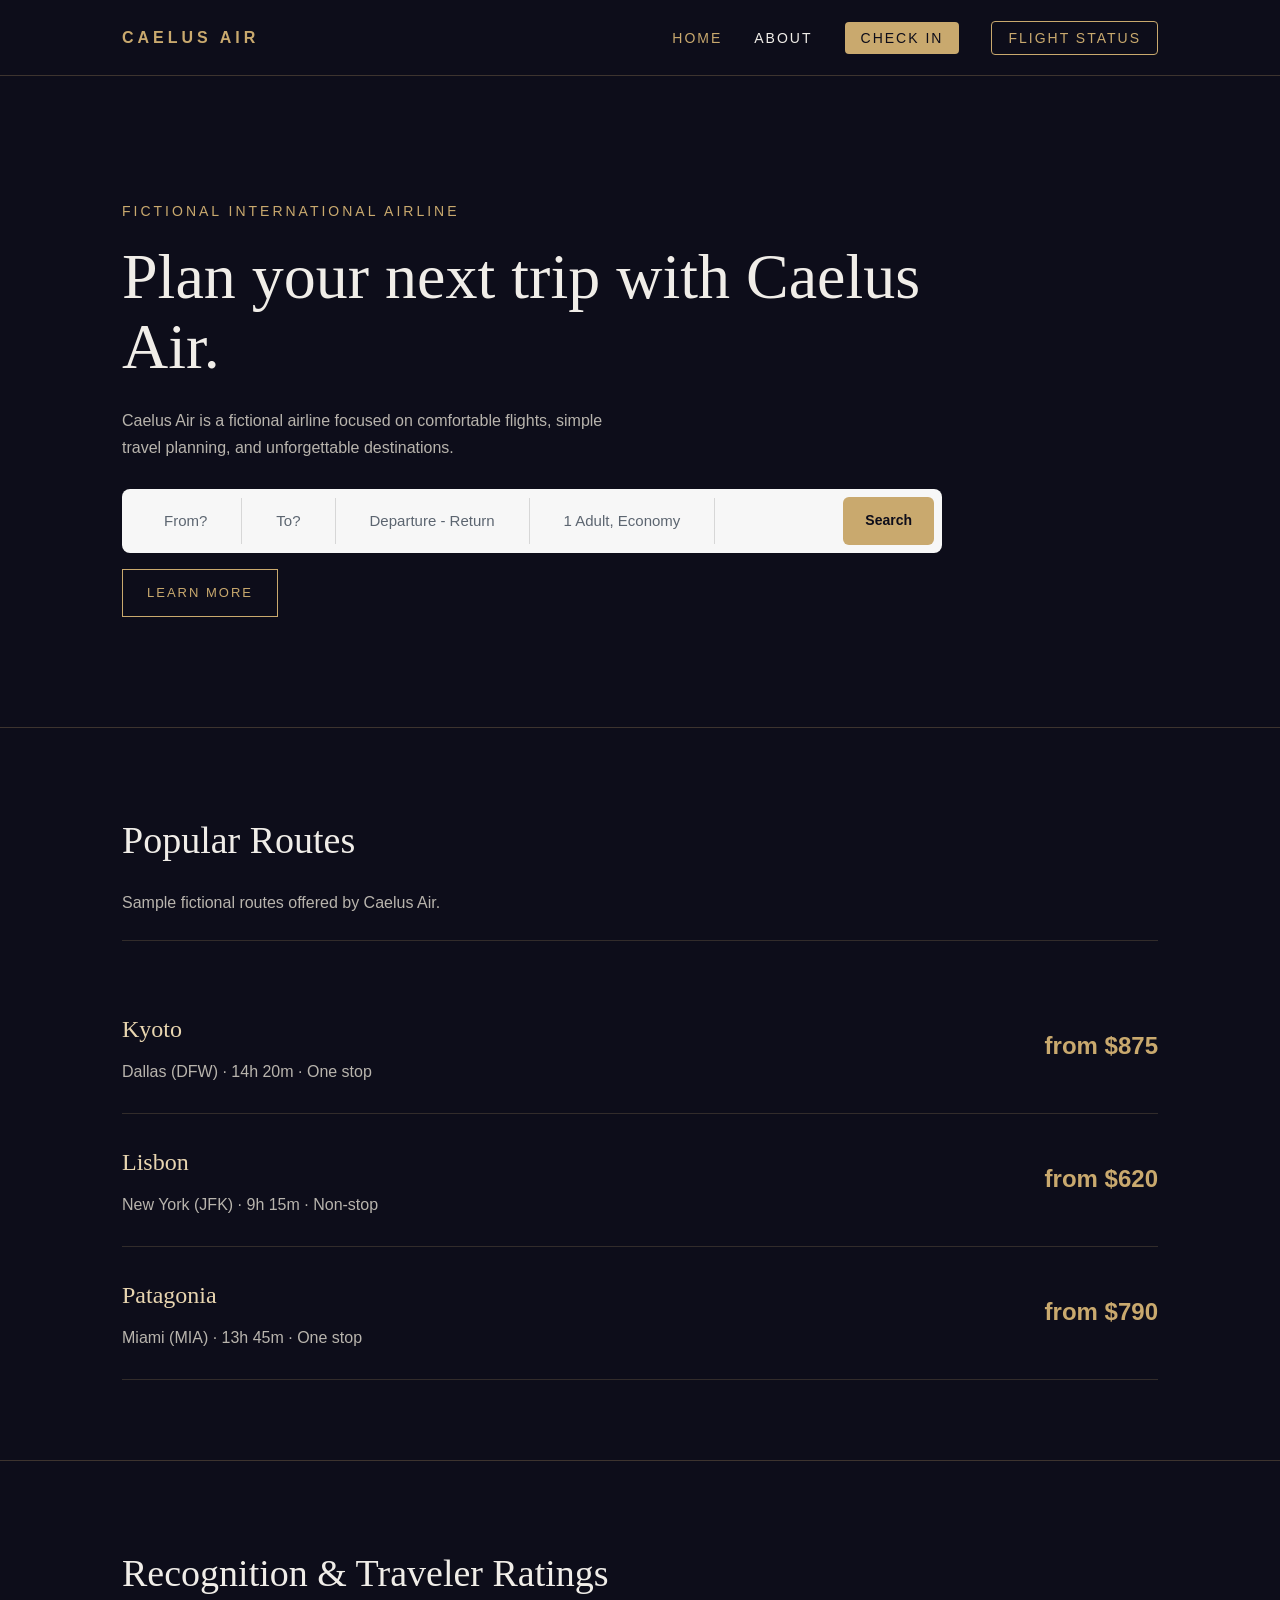
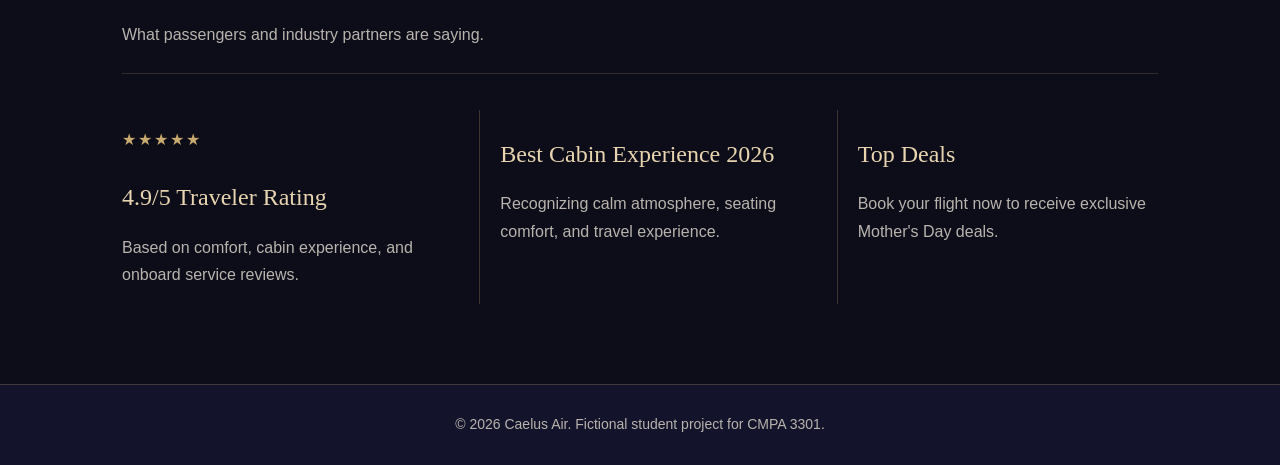
<file: index.html>
<!DOCTYPE html>
<html lang="en">
<head>
  <meta charset="UTF-8">
  <meta name="viewport" content="width=device-width, initial-scale=1.0">
  <title>Caelus Air</title>
  <link rel="stylesheet" href="style.css">
</head>

<body>
  <header>
    <nav class="nav">
      <a href="index.html" class="logo">CAELUS AIR</a>

      <ul class="nav-links">
        <li><a href="index.html" class="active">Home</a></li>
        <li><a href="about.html">About</a></li>
        <li><a href="#" class="nav-button">Check In</a></li>
        <li><a href="#" class="nav-button nav-button-outline">Flight Status</a></li>
      </ul>
    </nav>
  </header>

  <main>
    <section class="hero">
      <div class="container">
        <p class="tagline">Fictional international airline</p>

        <h1>Plan your next trip with Caelus Air.</h1>

        <p>
          Caelus Air is a fictional airline focused on comfortable flights,
          simple travel planning, and unforgettable destinations.
        </p>

        <div class="search-bar">

          <div class="search-item">
            <p>From?</p>
          </div>

          <div class="search-item">
            <p>To?</p>
          </div>

          <div class="search-item">
            <p>Departure  -  Return</p>
          </div>

          <div class="search-item">
            <p>1 Adult, Economy</p>
          </div>

          <div class="search-button">
            Search
          </div>

        </div>

        <a href="about.html" class="button">Learn More</a>
      </div>
    </section>

    <section class="section">
      <div class="container">
        <h2>Popular Routes</h2>

        <p class="section-intro">
          Sample fictional routes offered by Caelus Air.
        </p>

        <div class="route-list">

          <div class="route-row">
            <div>
              <h3>Kyoto</h3>
              <p>Dallas (DFW) · 14h 20m · One stop</p>
            </div>
            <span class="price">from $875</span>
          </div>

          <div class="route-row">
            <div>
              <h3>Lisbon</h3>
              <p>New York (JFK) · 9h 15m · Non-stop</p>
            </div>
            <span class="price">from $620</span>
          </div>

          <div class="route-row">
            <div>
              <h3>Patagonia</h3>
              <p>Miami (MIA) · 13h 45m · One stop</p>
            </div>
            <span class="price">from $790</span>
          </div>

        </div>
      </div>
    </section>

    <section class="section">
      <div class="container">
        <h2>Recognition & Traveler Ratings</h2>
        <p class="section-intro">What passengers and industry partners are saying.</p>

        <div class="info-grid">

          <div>
            <p class="stars">★★★★★</p>
            <h3>4.9/5 Traveler Rating</h3>
            <p>
              Based on comfort, cabin experience, and onboard
              service reviews.
            </p>
          </div>

          <div>
            <h3>Best Cabin Experience 2026</h3>
            <p>
              Recognizing calm atmosphere, seating comfort,
              and travel experience.
            </p>
          </div>

          <div>
            <h3>Top Deals</h3>
            <p>
              Book your flight now to receive exclusive Mother's Day deals.
            </p>
          </div>

        </div>
      </div>
    </section>
  </main>

  <footer>
    <p>© 2026 Caelus Air. Fictional student project for CMPA 3301.</p>
  </footer>
</body>
</html>
</file>
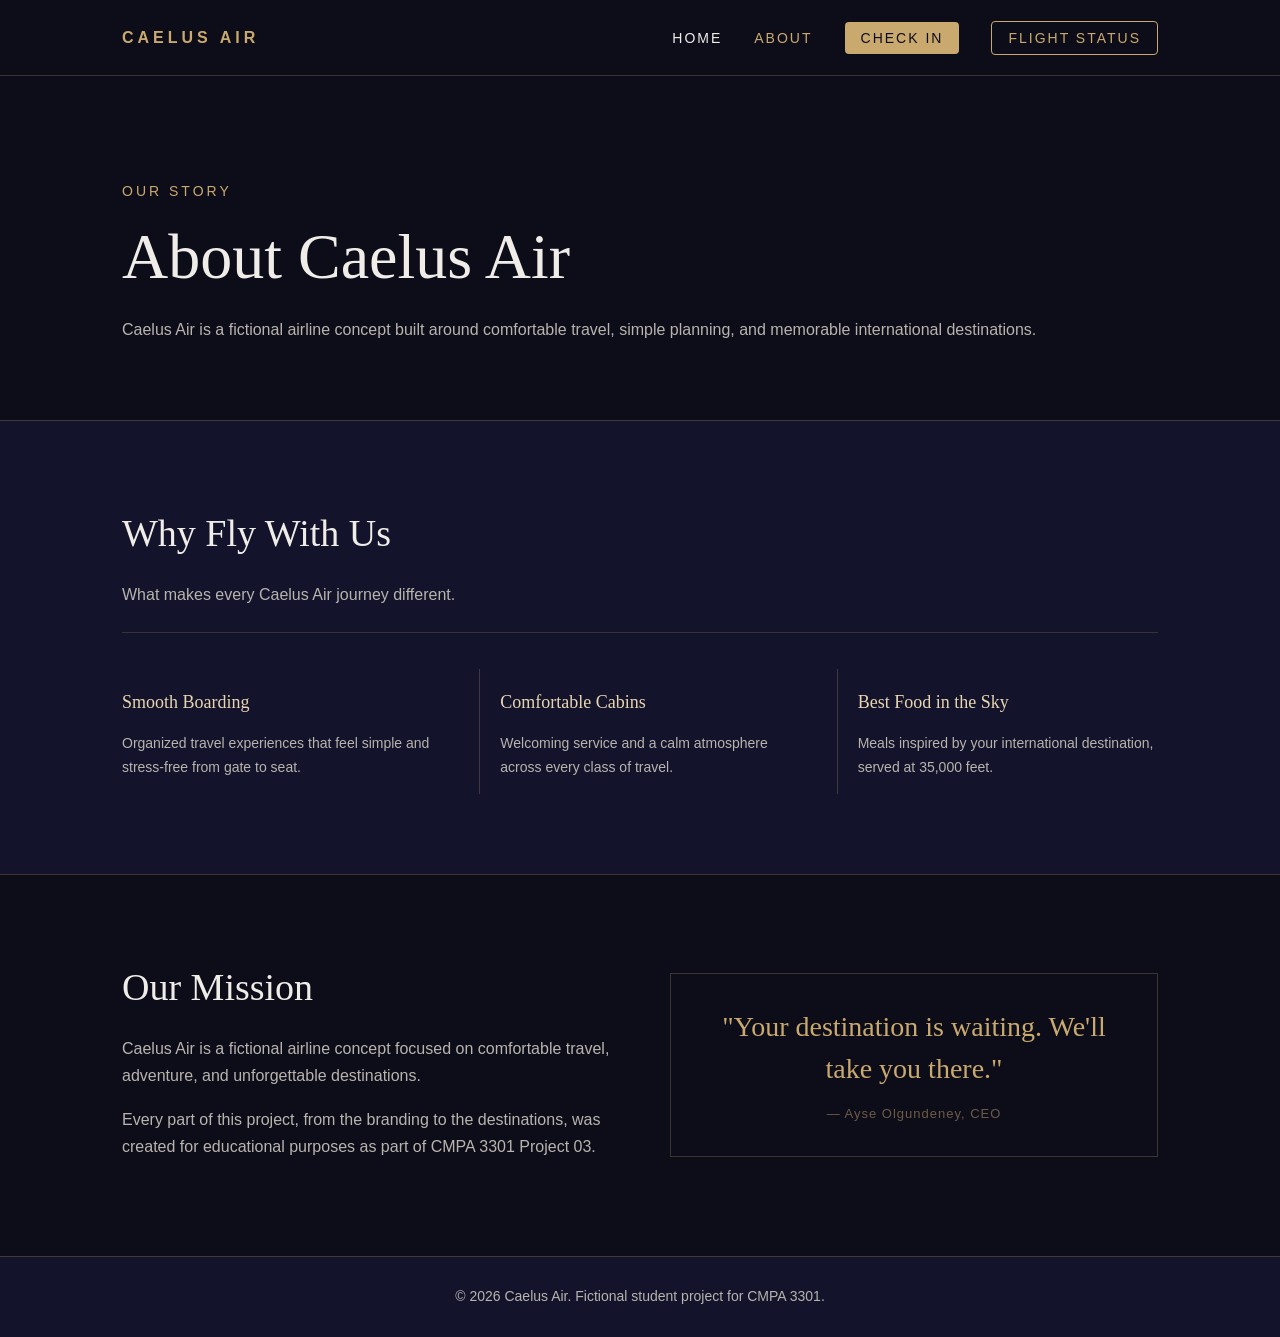
<file: about.html>
<!DOCTYPE html>
<html lang="en">
<head>
  <meta charset="UTF-8">
  <meta name="viewport" content="width=device-width, initial-scale=1.0">
  <title>About – Caelus Air</title>
  <link rel="stylesheet" href="style.css">
</head>

<body>
  <header>
    <nav class="nav">
      <a href="index.html" class="logo">CAELUS AIR</a>

      <ul class="nav-links">
        <li><a href="index.html">Home</a></li>
        <li><a href="about.html" class="active">About</a></li>
        <li><a href="#" class="nav-button">Check In</a></li>
        <li><a href="#" class="nav-button nav-button-outline">Flight Status</a></li>
      </ul>
    </nav>
  </header>

  <main>
    <section class="page-hero">
      <div class="container">
        <p class="tagline">Our story</p>
        <h1>About Caelus Air</h1>
        <p>
          Caelus Air is a fictional airline concept built around comfortable
          travel, simple planning, and memorable international destinations.
        </p>
      </div>
    </section>

    <section class="section dark-section">
      <div class="container">
        <h2>Why Fly With Us</h2>
        <p class="section-intro">What makes every Caelus Air journey different.</p>

        <div class="why-grid">
          <div>
            <h3>Smooth Boarding</h3>
            <p>Organized travel experiences that feel simple and stress-free from gate to seat.</p>
          </div>

          <div>
            <h3>Comfortable Cabins</h3>
            <p>Welcoming service and a calm atmosphere across every class of travel.</p>
          </div>

          <div>
            <h3>Best Food in the Sky</h3>
            <p>Meals inspired by your international destination, served at 35,000 feet.</p>
          </div>
        </div>
      </div>
    </section>

    <section class="section">
      <div class="container">
        <div class="about-grid">
          <div>
            <h2>Our Mission</h2>
            <p>
              Caelus Air is a fictional airline concept focused on comfortable travel, adventure, and unforgettable destinations. 
            </p>
            <p>
            Every part of this project, from the branding to the destinations, was created
              for educational purposes as part of CMPA 3301 Project 03.
             </p>
          </div>

          <blockquote>
            "Your destination is waiting. We'll take you there."
            <span class="quote-author">— Ayse Olgundeney, CEO</span>
          </blockquote>
        </div>
      </div>
    </section>
  </main>

  <footer>
    <p>© 2026 Caelus Air. Fictional student project for CMPA 3301.</p>
  </footer>
</body>
</html>
</file>
<file: style.css>
* {
  box-sizing: border-box;
}

body {
  margin: 0;
  background-color: #0d0d1a;
  color: #f0ede8;
  font-family: Arial, Helvetica, sans-serif;
  line-height: 1.7;
}

a {
  text-decoration: none;
  color: inherit;
}

ul {
  list-style: none;
}

header {
  background-color: #0d0d1a;
  border-bottom: 1px solid rgba(201, 169, 110, 0.25);
}

.nav {
  max-width: 1100px;
  margin: 0 auto;
  padding: 24px 32px;
  display: flex;
  justify-content: space-between;
  align-items: center;
}

.logo {
  color: #c9a96e;
  font-weight: bold;
  letter-spacing: 4px;
}

.nav-links {
  display: flex;
  gap: 32px;
  margin: 0;
  padding: 0;
}

.nav-links a {
  color: #f0ede8;
  text-transform: uppercase;
  font-size: 14px;
  letter-spacing: 2px;
  transition: 0.3s ease;
}

.nav-links a:hover,
.nav-links a.active {
  color: #c9a96e;
}

.nav-button {
  background-color: #c9a96e;
  color: #0d0d1a !important;
  padding: 8px 16px;
  border-radius: 4px;
  font-size: 14px;
  letter-spacing: 1px;
  pointer-events: none;
  cursor: default;
}

.nav-button-outline {
  background-color: transparent;
  color: #c9a96e !important;
  border: 1px solid #c9a96e;
}

.container {
  max-width: 1100px;
  margin: 0 auto;
  padding: 0 32px;
}

.hero {
  padding: 110px 0;
}

.page-hero {
  padding: 90px 0 60px;
}

.tagline {
  color: #c9a96e;
  text-transform: uppercase;
  letter-spacing: 3px;
  font-size: 14px;
  margin-bottom: 18px;
}

h1 {
  font-family: Georgia, "Times New Roman", serif;
  font-size: 64px;
  font-weight: normal;
  line-height: 1.1;
  max-width: 850px;
  margin: 0 0 24px;
}

h2 {
  font-family: Georgia, "Times New Roman", serif;
  font-size: 38px;
  font-weight: normal;
  margin-top: 0;
  margin-bottom: 12px;
}

h3 {
  font-family: Georgia, "Times New Roman", serif;
  font-size: 24px;
  font-weight: normal;
  color: #e8d5b0;
  margin-bottom: 10px;
}

p {
  color: #b8b4ad;
}

.hero p {
  max-width: 520px;
}

.search-bar {
  margin-top: 28px;
  max-width: 820px;
  background-color: #f7f7f7;
  border-radius: 8px;
  padding: 8px;
  display: flex;
  align-items: center;
}

.search-item {
  padding: 10px 34px;
  border-right: 1px solid #d7d7d7;
}

.search-item:last-of-type {
  border-right: none;
}

.search-item p {
  margin: 0;
  color: #5c6570;
  font-size: 15px;
  max-width: none;
}

.search-button {
  margin-left: auto;
  background-color: #c9a96e;
  color: #0d0d1a;
  padding: 12px 22px;
  border-radius: 6px;
  font-weight: bold;
  font-size: 14px;
}

.button {
  display: inline-block;
  margin-top: 16px;
  padding: 12px 24px;
  border: 1px solid #c9a96e;
  color: #c9a96e;
  text-transform: uppercase;
  letter-spacing: 2px;
  font-size: 13px;
  transition: 0.3s ease;
}

.button:hover {
  background-color: #c9a96e;
  color: #0d0d1a;
}

.section {
  padding: 80px 0;
  border-top: 1px solid rgba(201, 169, 110, 0.25);
}

.section-intro {
  margin-bottom: 36px;
  padding-bottom: 24px;
  border-bottom: 1px solid rgba(201, 169, 110, 0.2);
}

.route-list {
  margin-top: 40px;
}

.route-row {
  display: flex;
  justify-content: space-between;
  align-items: center;
  padding: 28px 0;
  border-bottom: 1px solid rgba(201, 169, 110, 0.2);
}

.route-row h3 {
  margin: 0 0 8px;
}

.route-row p {
  margin: 0;
  color: #b8b4ad;
}

.price {
  color: #c9a96e;
  font-size: 24px;
  font-weight: bold;
}

.dark-section {
  background-color: #13132b;
}

.info-grid {
  display: grid;
  grid-template-columns: repeat(3, 1fr);
  gap: 36px;
  margin-top: 36px;
}

.info-grid div {
  border-left: 1px solid rgba(201, 169, 110, 0.25);
  padding-left: 20px;
}

.info-grid div:first-child {
  border-left: none;
  padding-left: 0;
}

.stars {
  color: #c9a96e;
  font-size: 16px;
  letter-spacing: 2px;
  margin-bottom: 6px;
}

.why-grid {
  display: grid;
  grid-template-columns: repeat(3, 1fr);
  gap: 36px;
  margin-top: 24px;
}

.why-grid div {
  border-left: 1px solid rgba(201, 169, 110, 0.25);
  padding-left: 20px;
}

.why-grid div:first-child {
  border-left: none;
  padding-left: 0;
}

.why-grid h3 {
  font-size: 18px;
  margin-bottom: 8px;
}

.why-grid p {
  font-size: 14px;
}

.about-grid {
  display: grid;
  grid-template-columns: 1fr 1fr;
  gap: 60px;
  align-items: center;
}

blockquote {
  border: 1px solid rgba(201, 169, 110, 0.25);
  color: #c9a96e;
  font-family: Georgia, "Times New Roman", serif;
  font-size: 28px;
  line-height: 1.5;
  padding: 32px;
  margin: 0;
  text-align: center;
}

.quote-author {
  display: block;
  margin-top: 14px;
  font-family: Arial, Helvetica, sans-serif;
  font-size: 13px;
  color: rgba(201, 169, 110, 0.5);
  letter-spacing: 1px;
}

.center-section p {
  margin-bottom: 20px;
}

footer {
  text-align: center;
  padding: 28px;
  background-color: #13132b;
  border-top: 1px solid rgba(201, 169, 110, 0.25);
}

footer p {
  margin: 0;
  font-size: 14px;
}

@media (max-width: 800px) {
  .nav {
    flex-direction: column;
    gap: 16px;
  }

  .nav-links {
    gap: 20px;
  }

  h1 {
    font-size: 42px;
  }

  h2 {
    font-size: 30px;
  }

  .info-grid,
  .about-grid {
    grid-template-columns: 1fr;
  }

  .info-grid div {
    border-left: none;
    padding-left: 0;
    border-top: 1px solid rgba(201, 169, 110, 0.25);
    padding-top: 20px;
  }

  .info-grid div:first-child {
    border-top: none;
    padding-top: 0;
  }

  .search-bar {
    flex-direction: column;
    align-items: stretch;
    gap: 8px;
  }

  .search-item {
    border-right: none;
    border-bottom: 1px solid #d7d7d7;
  }

  .search-button {
    margin-left: 0;
    text-align: center;
  }

  .route-row {
    flex-direction: column;
    align-items: flex-start;
    gap: 14px;
  }

  .hero {
    padding: 80px 0;
  }

  .section {
    padding: 60px 0;
  }
}
</file>
